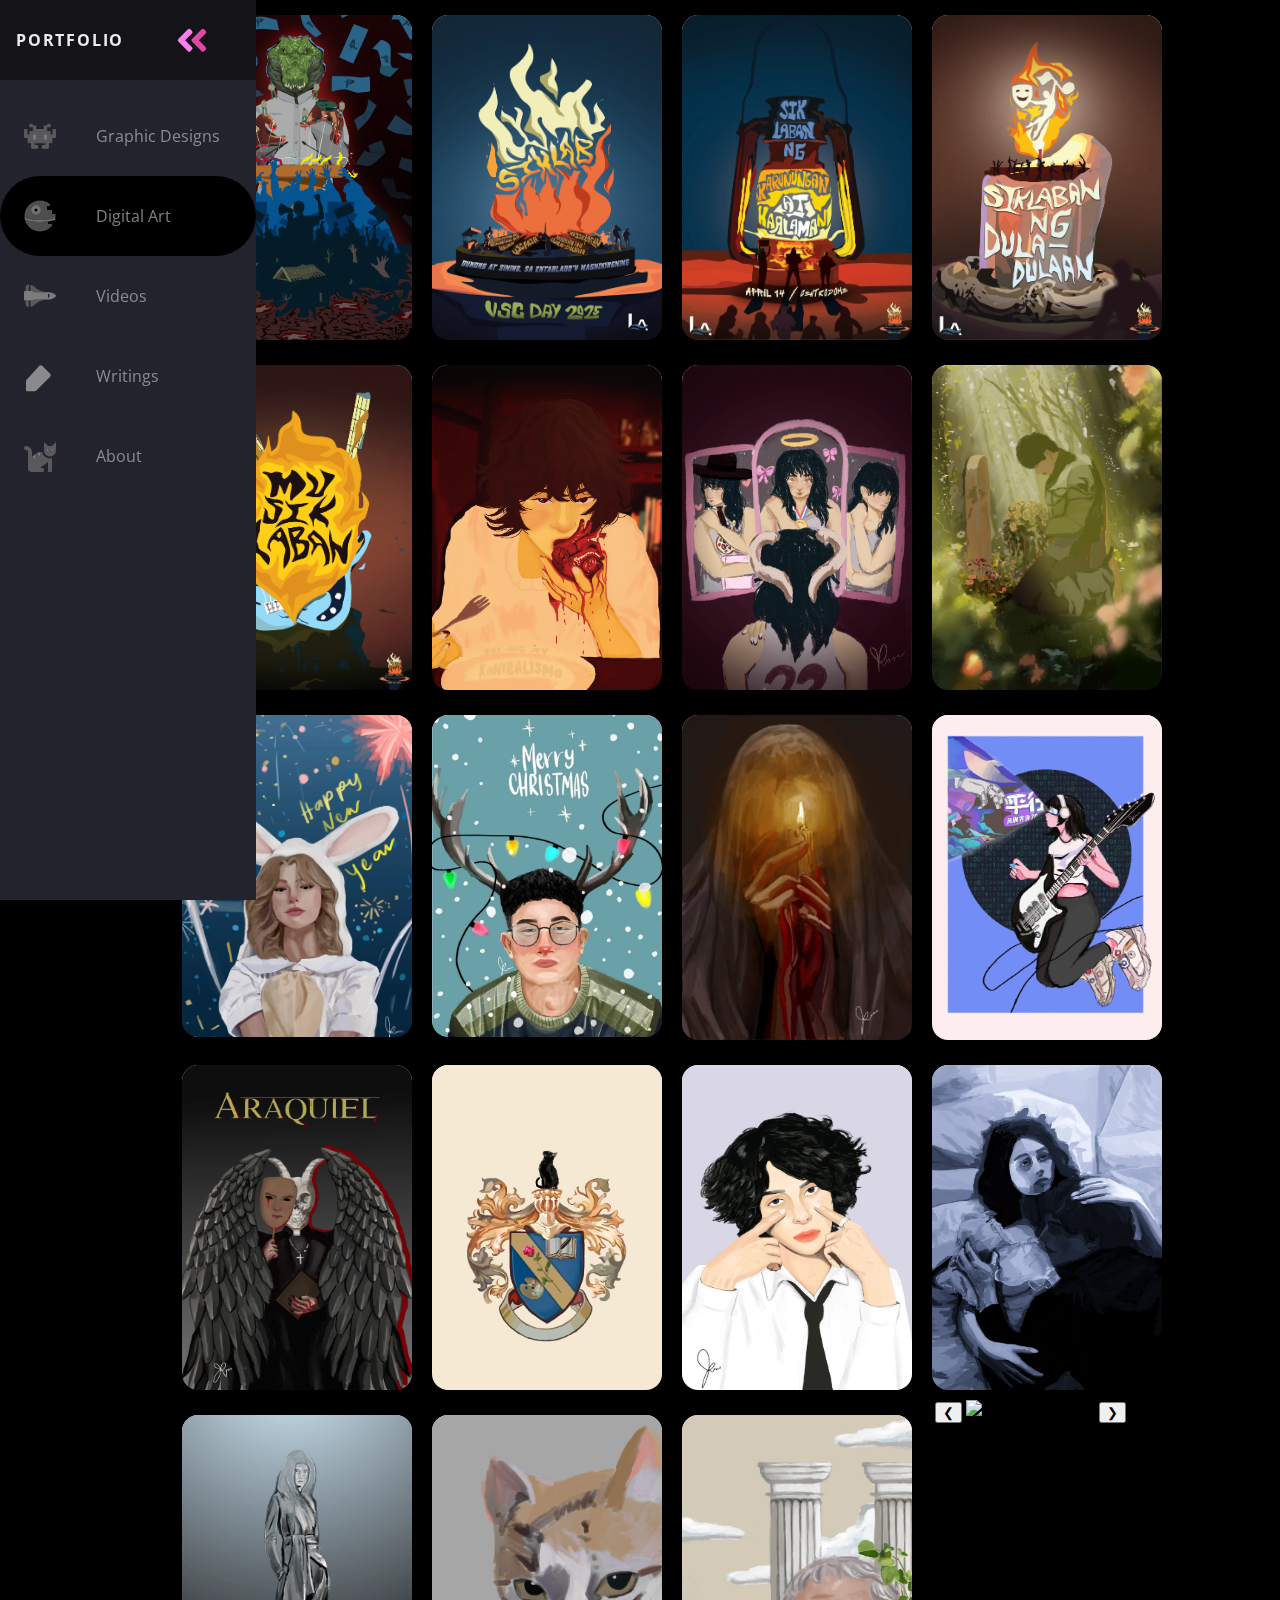
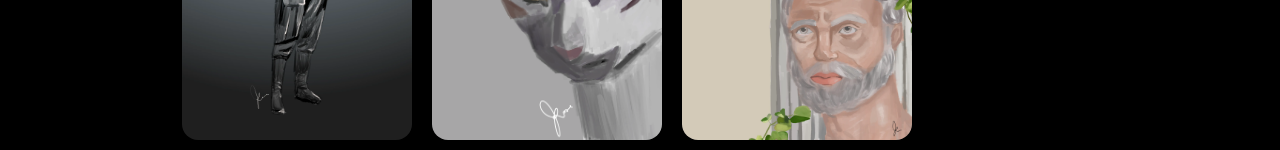
<file: digitalArt.html>
<head>
    <meta name="viewport" content="width=device-width, initial-scale=1.0" />
    <link rel="stylesheet" href="styles.css" />
    <link href="https://fonts.googleapis.com/css?family=Open+Sans:300,400,700&display=swap" rel="stylesheet" />
    <title>Lyzza's Art Portfolio</title>
</head>

<body>
    <main>
        <div class="pin_container">
            
            <div class="card card_medium">
                <img loading="lazy" class="thumbnail" src="assets/img/tatsulok.webp" alt="USC Days Main Poster">
            </div>

            <!-- usc days -->
            <div class="card card_medium">
                <img loading="lazy" class="thumbnail" src="assets/img/uscDays/MAIN POSTER.webp" alt="USC Days Main Poster">
            </div>

            <div class="card card_medium">
                <img loading="lazy" class="thumbnail" src="assets/img/uscDays/SIKLABAN NG KARUNUNGAN AT KAALAMAN MAIN POSTER.webp" alt="Siklab Poster">
            </div>

            <div class="card card_medium">
                <img loading="lazy" class="thumbnail" src="assets/img/uscDays/SIKLAB - USC Day 2025.webp" alt="Siklab USC Day 2025">
            </div>

            <div class="card card_medium">
                <img loading="lazy" class="thumbnail" src="assets/img/uscDays/MUSIKLABAN POSTER.webp" alt="Musiklaban Poster">
            </div>

            <div class="card card_medium">
                <img loading="lazy" class="thumbnail" src="assets/img/digi/kanibalismo.webp" alt="Ang Pag-ibig ay Kanibalismo">
            </div>

            <div class="card card_medium">
                <img loading="lazy" class="thumbnail" src="assets/img/digi/MITM.webp" alt="Man In The Mirror">
            </div>

            <div class="card card_medium">
                <img loading="lazy" class="thumbnail" src="assets/img/digi/taneo.webp" alt="Taneo Soldier">
            </div>

            <div class="card card_medium">
                <img loading="lazy" class="thumbnail" src="assets/img/digi/hny.webp" alt="Happy New Year">
            </div>

            <div class="card card_medium">
                <img loading="lazy" class="thumbnail" src="assets/img/digi/xmas.webp" alt="Christmas Poster">
            </div>

            <div class="card card_medium">
                <img loading="lazy" class="thumbnail" src="assets/img/digi/maryana.webp" alt="Maryana">
            </div>

            <div class="card card_medium">
                <img loading="lazy" class="thumbnail" src="assets/img/digi/vision.webp" alt="Vision">
            </div>

            <div class="card card_medium">
                <img loading="lazy" class="thumbnail" src="assets/img/digi/araquiel.webp" alt="Araquiel">
            </div>

            <div class="card card_medium">
                <img loading="lazy" class="thumbnail" src="assets/img/digi/crest.webp" alt="Crest">
            </div>

            <div class="card card_medium">
                <img loading="lazy" class="thumbnail" src="assets/img/digi/boy.webp" alt="Boy Artwork">
            </div>

            <div class="card card_medium">
                <img loading="lazy" class="thumbnail" src="assets/img/digi/Kalapastangan.webp" alt="Kalapastangan">
            </div>

            <div class="card card_medium">
                <img loading="lazy" class="thumbnail" src="assets/img/digi/krieala.webp" alt="Krieala">
            </div>

            <div class="card card_medium">
                <img loading="lazy" class="thumbnail" src="assets/img/digi/meow.webp" alt="Meow">
            </div>

            <div class="card card_medium">
                <img loading="lazy" class="thumbnail" src="assets/img/digi/socrates.webp" alt="Socrates">
            </div>


            <!-- Modal -->
            <div class="modal" id="imageModal">
                <span class="close-btn" id="closeModal">&times;</span>
                <button id="prevSlide" class="nav-btn">&#10094;</button>
                <img id="modalImage" alt="Zoomed Image">
                <iframe id="modalVideo" style="display: none;" frameborder="0" allowfullscreen></iframe>
                <button id="nextSlide" class="nav-btn">&#10095;</button>
            </div>

        </div>
    </main>

    <nav class="navbar">
        <ul class="navbar-nav">
            <li class="logo">
                <a href="#" class="nav-link">
                    <span class="link-text logo-text">Portfolio</span>
                    <svg aria-hidden="true" focusable="false" data-prefix="fad" data-icon="angle-double-right"
                        role="img" xmlns="http://www.w3.org/2000/svg" viewBox="0 0 448 512"
                        class="svg-inline--fa fa-angle-double-right fa-w-14 fa-5x">
                        <g class="fa-group">
                            <path fill="currentColor"
                                d="M224 273L88.37 409a23.78 23.78 0 0 1-33.8 0L32 386.36a23.94 23.94 0 0 1 0-33.89l96.13-96.37L32 159.73a23.94 23.94 0 0 1 0-33.89l22.44-22.79a23.78 23.78 0 0 1 33.8 0L223.88 239a23.94 23.94 0 0 1 .1 34z"
                                class="fa-secondary"></path>
                            <path fill="currentColor"
                                d="M415.89 273L280.34 409a23.77 23.77 0 0 1-33.79 0L224 386.26a23.94 23.94 0 0 1 0-33.89L320.11 256l-96-96.47a23.94 23.94 0 0 1 0-33.89l22.52-22.59a23.77 23.77 0 0 1 33.79 0L416 239a24 24 0 0 1-.11 34z"
                                class="fa-primary"></path>
                        </g>
                    </svg>
                </a>
            </li>

            <li class="nav-item">
                <a href="index.html" class="nav-link">
                    <svg aria-hidden="true" focusable="false" data-prefix="fad" data-icon="alien-monster" role="img"
                        xmlns="http://www.w3.org/2000/svg" viewBox="0 0 576 512"
                        class="svg-inline--fa fa-alien-monster fa-w-18 fa-9x">
                        <g class="fa-group">
                            <path fill="currentColor"
                                d="M560,128H528a15.99954,15.99954,0,0,0-16,16v80H480V176a15.99954,15.99954,0,0,0-16-16H416V96h48a16.00079,16.00079,0,0,0,16-16V48a15.99954,15.99954,0,0,0-16-16H432a15.99954,15.99954,0,0,0-16,16V64H368a15.99954,15.99954,0,0,0-16,16v48H224V80a15.99954,15.99954,0,0,0-16-16H160V48a15.99954,15.99954,0,0,0-16-16H112A15.99954,15.99954,0,0,0,96,48V80a16.00079,16.00079,0,0,0,16,16h48v64H112a15.99954,15.99954,0,0,0-16,16v48H64V144a15.99954,15.99954,0,0,0-16-16H16A15.99954,15.99954,0,0,0,0,144V272a16.00079,16.00079,0,0,0,16,16H64v80a16.00079,16.00079,0,0,0,16,16h48v80a16.00079,16.00079,0,0,0,16,16h96a16.00079,16.00079,0,0,0,16-16V432a15.99954,15.99954,0,0,0-16-16H192V384H384v32H336a15.99954,15.99954,0,0,0-16,16v32a16.00079,16.00079,0,0,0,16,16h96a16.00079,16.00079,0,0,0,16-16V384h48a16.00079,16.00079,0,0,0,16-16V288h48a16.00079,16.00079,0,0,0,16-16V144A15.99954,15.99954,0,0,0,560,128ZM224,320H160V224h64Zm192,0H352V224h64Z"
                                class="fa-secondary"></path>
                            <path fill="currentColor" d="M160,320h64V224H160Zm192-96v96h64V224Z" class="fa-primary">
                            </path>
                        </g>
                    </svg>
                    <span class="link-text">Graphic Designs</span>
                </a>
            </li>

            <li class="nav-item active">
                <a href="#" class="nav-link">
                    <svg aria-hidden="true" focusable="false" data-prefix="fad" data-icon="space-station-moon-alt"
                        role="img" xmlns="http://www.w3.org/2000/svg" viewBox="0 0 512 512"
                        class="svg-inline--fa fa-space-station-moon-alt fa-w-16 fa-5x">
                        <g class="fa-group">
                            <path fill="currentColor"
                                d="M501.70312,224H448V160H368V96h48V66.67383A246.86934,246.86934,0,0,0,256,8C119.03125,8,8,119.0332,8,256a250.017,250.017,0,0,0,1.72656,28.26562C81.19531,306.76953,165.47656,320,256,320s174.80469-13.23047,246.27344-35.73438A250.017,250.017,0,0,0,504,256,248.44936,248.44936,0,0,0,501.70312,224ZM192,240a80,80,0,1,1,80-80A80.00021,80.00021,0,0,1,192,240ZM384,343.13867A940.33806,940.33806,0,0,1,256,352c-87.34375,0-168.71094-11.46094-239.28906-31.73633C45.05859,426.01953,141.29688,504,256,504a247.45808,247.45808,0,0,0,192-91.0918V384H384Z"
                                class="fa-secondary"></path>
                            <path fill="currentColor"
                                d="M256,320c-90.52344,0-174.80469-13.23047-246.27344-35.73438a246.11376,246.11376,0,0,0,6.98438,35.998C87.28906,340.53906,168.65625,352,256,352s168.71094-11.46094,239.28906-31.73633a246.11376,246.11376,0,0,0,6.98438-35.998C430.80469,306.76953,346.52344,320,256,320Zm-64-80a80,80,0,1,0-80-80A80.00021,80.00021,0,0,0,192,240Zm0-104a24,24,0,1,1-24,24A23.99993,23.99993,0,0,1,192,136Z"
                                class="fa-primary"></path>
                        </g>
                    </svg>
                    <span class="link-text">Digital Art</span>
                </a>
            </li>

            <li class="nav-item">
                <a href="videos.html" class="nav-link">
                    <svg aria-hidden="true" focusable="false" data-prefix="fad" data-icon="space-shuttle" role="img"
                        xmlns="http://www.w3.org/2000/svg" viewBox="0 0 640 512"
                        class="svg-inline--fa fa-space-shuttle fa-w-20 fa-5x">
                        <g class="fa-group">
                            <path fill="currentColor"
                                d="M32 416c0 35.35 21.49 64 48 64h16V352H32zm154.54-232h280.13L376 168C243 140.59 222.45 51.22 128 34.65V160h18.34a45.62 45.62 0 0 1 40.2 24zM32 96v64h64V32H80c-26.51 0-48 28.65-48 64zm114.34 256H128v125.35C222.45 460.78 243 371.41 376 344l90.67-16H186.54a45.62 45.62 0 0 1-40.2 24z"
                                class="fa-secondary"></path>
                            <path fill="currentColor"
                                d="M592.6 208.24C559.73 192.84 515.78 184 472 184H186.54a45.62 45.62 0 0 0-40.2-24H32c-23.2 0-32 10-32 24v144c0 14 8.82 24 32 24h114.34a45.62 45.62 0 0 0 40.2-24H472c43.78 0 87.73-8.84 120.6-24.24C622.28 289.84 640 272 640 256s-17.72-33.84-47.4-47.76zM488 296a8 8 0 0 1-8-8v-64a8 8 0 0 1 8-8c31.91 0 31.94 80 0 80z"
                                class="fa-primary"></path>
                        </g>
                    </svg>
                    <span class="link-text">Videos</span>
                </a>
            </li>
                        
            <li class="nav-item">
                <a href="writings.html" class="nav-link">
                    <svg aria-hidden="true" focusable="false" data-prefix="fas" data-icon="pen" role="img"
                        xmlns="http://www.w3.org/2000/svg" viewBox="0 0 512 512"
                        class="svg-inline--fa fa-pen fa-w-16 fa-5x">
                        <path fill="currentColor"
                            d="M290.74 93.24L418.76 221.26c12.5 12.5 12.5 32.76 0 45.26L192 493.26c-4.5 4.5-10.6 7.07-17 7.07H48c-8.84 0-16-7.16-16-16V337c0-6.4 2.57-12.5 7.07-17L245.48 93.24c12.5-12.5 32.76-12.5 45.26 0z">
                        </path>
                    </svg>
                    <span class="link-text">Writings</span>
                </a>
            </li>

            <li class="nav-item">
                <a href="lyzza.html" class="nav-link">
                    <svg aria-hidden="true" focusable="false" data-prefix="fad" data-icon="cat" role="img"
                        xmlns="http://www.w3.org/2000/svg" viewBox="0 0 512 512"
                        class="svg-inline--fa fa-cat fa-w-16 fa-9x">
                        <g class="fa-group">
                            <path fill="currentColor"
                                d="M448 96h-64l-64-64v134.4a96 96 0 0 0 192 0V32zm-72 80a16 16 0 1 1 16-16 16 16 0 0 1-16 16zm80 0a16 16 0 1 1 16-16 16 16 0 0 1-16 16zm-165.41 16a204.07 204.07 0 0 0-34.59 2.89V272l-43.15-64.73a183.93 183.93 0 0 0-44.37 26.17L192 304l-60.94-30.47L128 272v-80a96.1 96.1 0 0 0-96-96 32 32 0 0 0 0 64 32 32 0 0 1 32 32v256a64.06 64.06 0 0 0 64 64h176a16 16 0 0 0 16-16v-16a32 32 0 0 0-32-32h-32l128-96v144a16 16 0 0 0 16 16h32a16 16 0 0 0 16-16V289.86a126.78 126.78 0 0 1-32 4.54c-61.81 0-113.52-44.05-125.41-102.4z"
                                class="fa-secondary"></path>
                            <path fill="currentColor"
                                d="M376 144a16 16 0 1 0 16 16 16 16 0 0 0-16-16zm80 0a16 16 0 1 0 16 16 16 16 0 0 0-16-16zM131.06 273.53L192 304l-23.52-70.56a192.06 192.06 0 0 0-37.42 40.09zM256 272v-77.11a198.62 198.62 0 0 0-43.15 12.38z"
                                class="fa-primary"></path>
                        </g>
                    </svg>
                    <span class="link-text">About</span>
                </a>
            </li>


            <!-- <li class="nav-item" id="themeButton">
                <a href="#" class="nav-link">
                    <svg class="theme-icon" id="lightIcon" aria-hidden="true" focusable="false" data-prefix="fad"
                        data-icon="moon-stars" role="img" xmlns="http://www.w3.org/2000/svg" viewBox="0 0 512 512"
                        class="svg-inline--fa fa-moon-stars fa-w-16 fa-7x">
                        <g class="fa-group">
                            <path fill="currentColor"
                                d="M320 32L304 0l-16 32-32 16 32 16 16 32 16-32 32-16zm138.7 149.3L432 128l-26.7 53.3L352 208l53.3 26.7L432 288l26.7-53.3L512 208z"
                                class="fa-secondary"></path>
                            <path fill="currentColor"
                                d="M332.2 426.4c8.1-1.6 13.9 8 8.6 14.5a191.18 191.18 0 0 1-149 71.1C85.8 512 0 426 0 320c0-120 108.7-210.6 227-188.8 8.2 1.6 10.1 12.6 2.8 16.7a150.3 150.3 0 0 0-76.1 130.8c0 94 85.4 165.4 178.5 147.7z"
                                class="fa-primary"></path>
                        </g>
                    </svg>
                    <svg class="theme-icon" id="solarIcon" aria-hidden="true" focusable="false" data-prefix="fad"
                        data-icon="sun" role="img" xmlns="http://www.w3.org/2000/svg" viewBox="0 0 512 512"
                        class="svg-inline--fa fa-sun fa-w-16 fa-7x">
                        <g class="fa-group">
                            <path fill="currentColor"
                                d="M502.42 240.5l-94.7-47.3 33.5-100.4c4.5-13.6-8.4-26.5-21.9-21.9l-100.4 33.5-47.41-94.8a17.31 17.31 0 0 0-31 0l-47.3 94.7L92.7 70.8c-13.6-4.5-26.5 8.4-21.9 21.9l33.5 100.4-94.7 47.4a17.31 17.31 0 0 0 0 31l94.7 47.3-33.5 100.5c-4.5 13.6 8.4 26.5 21.9 21.9l100.41-33.5 47.3 94.7a17.31 17.31 0 0 0 31 0l47.31-94.7 100.4 33.5c13.6 4.5 26.5-8.4 21.9-21.9l-33.5-100.4 94.7-47.3a17.33 17.33 0 0 0 .2-31.1zm-155.9 106c-49.91 49.9-131.11 49.9-181 0a128.13 128.13 0 0 1 0-181c49.9-49.9 131.1-49.9 181 0a128.13 128.13 0 0 1 0 181z"
                                class="fa-secondary"></path>
                            <path fill="currentColor" d="M352 256a96 96 0 1 1-96-96 96.15 96.15 0 0 1 96 96z"
                                class="fa-primary"></path>
                        </g>
                    </svg>
                    <svg class="theme-icon" id="darkIcon" aria-hidden="true" focusable="false" data-prefix="fad"
                        data-icon="sunglasses" role="img" xmlns="http://www.w3.org/2000/svg" viewBox="0 0 576 512"
                        class="svg-inline--fa fa-sunglasses fa-w-18 fa-7x">
                        <g class="fa-group">
                            <path fill="currentColor"
                                d="M574.09 280.38L528.75 98.66a87.94 87.94 0 0 0-113.19-62.14l-15.25 5.08a16 16 0 0 0-10.12 20.25L395.25 77a16 16 0 0 0 20.22 10.13l13.19-4.39c10.87-3.63 23-3.57 33.15 1.73a39.59 39.59 0 0 1 20.38 25.81l38.47 153.83a276.7 276.7 0 0 0-81.22-12.47c-34.75 0-74 7-114.85 26.75h-73.18c-40.85-19.75-80.07-26.75-114.85-26.75a276.75 276.75 0 0 0-81.22 12.45l38.47-153.8a39.61 39.61 0 0 1 20.38-25.82c10.15-5.29 22.28-5.34 33.15-1.73l13.16 4.39A16 16 0 0 0 180.75 77l5.06-15.19a16 16 0 0 0-10.12-20.21l-15.25-5.08A87.95 87.95 0 0 0 47.25 98.65L1.91 280.38A75.35 75.35 0 0 0 0 295.86v70.25C0 429 51.59 480 115.19 480h37.12c60.28 0 110.38-45.94 114.88-105.37l2.93-38.63h35.76l2.93 38.63c4.5 59.43 54.6 105.37 114.88 105.37h37.12C524.41 480 576 429 576 366.13v-70.25a62.67 62.67 0 0 0-1.91-15.5zM203.38 369.8c-2 25.9-24.41 46.2-51.07 46.2h-37.12C87 416 64 393.63 64 366.11v-37.55a217.35 217.35 0 0 1 72.59-12.9 196.51 196.51 0 0 1 69.91 12.9zM512 366.13c0 27.5-23 49.87-51.19 49.87h-37.12c-26.69 0-49.1-20.3-51.07-46.2l-3.12-41.24a196.55 196.55 0 0 1 69.94-12.9A217.41 217.41 0 0 1 512 328.58z"
                                class="fa-secondary"></path>
                            <path fill="currentColor"
                                d="M64.19 367.9c0-.61-.19-1.18-.19-1.8 0 27.53 23 49.9 51.19 49.9h37.12c26.66 0 49.1-20.3 51.07-46.2l3.12-41.24c-14-5.29-28.31-8.38-42.78-10.42zm404-50l-95.83 47.91.3 4c2 25.9 24.38 46.2 51.07 46.2h37.12C489 416 512 393.63 512 366.13v-37.55a227.76 227.76 0 0 0-43.85-10.66z"
                                class="fa-primary"></path>
                        </g>
                    </svg>
                    
                </a> -->
                <span class="footer-txt">Lyzza Abig | 2024</span>
            </li>
        </ul>
    </nav>

    <script src="script.js"></script>
</body>
</file>
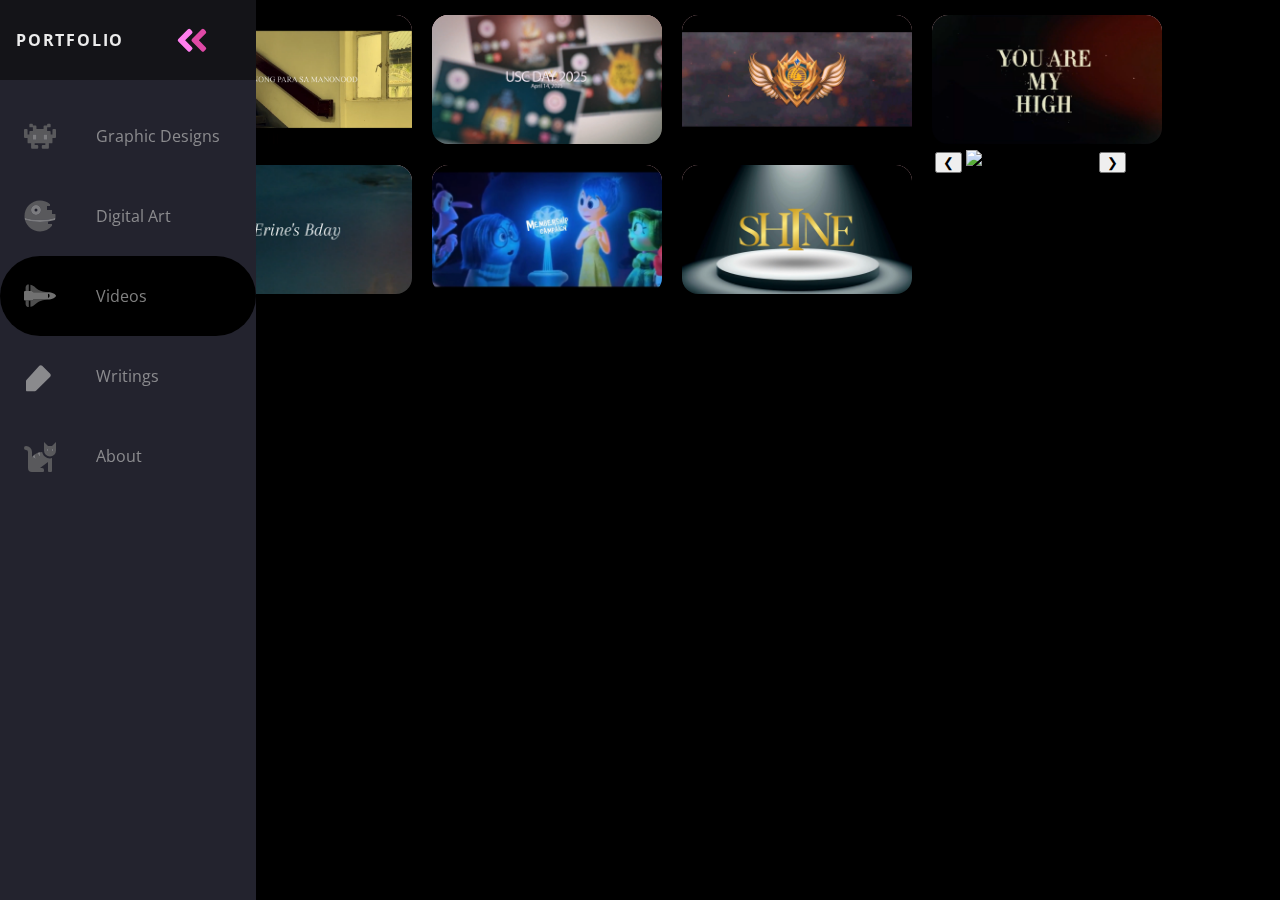
<file: videos.html>
<head>
    <meta name="viewport" content="width=device-width, initial-scale=1.0" />
    <link rel="stylesheet" href="styles.css" />
    <link href="https://fonts.googleapis.com/css?family=Open+Sans:300,400,700&display=swap" rel="stylesheet" />
    <title>Lyzza's Art Portfolio</title>
</head>

<body>
    <main>
        <div class="pin_container">
            <div class="card card_rectangle2">
                <!-- <source class="image" srcset="assets/img/thumbnail/uscDay25.webp" type="image/webp"> -->
                <img class="thumbnail" src="assets/img/thumbnail/5_tanong.png" data-video="https://drive.google.com/file/d/1L12QGHj2Ah1VTUu8-_RKOVwIQCeZ4X08/preview">
            </div>
            
            <div class="card card_rectangle2">
                <!-- <source class="image" srcset="assets/img/thumbnail/uscDay25.webp" type="image/webp"> -->
                <img class="thumbnail" src="assets/img/thumbnail/uscDay25.png" data-video="https://drive.google.com/file/d/1O0ijS7GWAesQQLrFHQjKdDCrNUULgODa/preview">
            </div>

            <div class="card card_rectangle2">
                <!-- <source class="image" srcset="assets/img/thumbnail/uscDay25.webp" type="image/webp"> -->
                <img class="thumbnail" src="assets/img/thumbnail/gamefest24.png" data-video="https://drive.google.com/file/d/1IT96_mmIm-qnOde2z_6Z8GpzpRgWFTTf/preview">
            </div>

            <div class="card card_rectangle2">
                <!-- <source class="image" srcset="assets/img/thumbnail/uscDay25.webp" type="image/webp"> -->
                <img class="thumbnail" src="assets/img/thumbnail/year-end.png" data-video="https://drive.google.com/file/d/1DaA6fEqjSh9ubG2M1RngvfWxdbEvF07H/preview">
            </div>

            <div class="card card_rectangle2">
                <!-- <source class="image" srcset="assets/img/thumbnail/uscDay25.webp" type="image/webp"> -->
                <img class="thumbnail" src="assets/img/thumbnail/erine's bday.png" data-video="https://drive.google.com/file/d/1Iav667Bd7jcqTnVp88J_cGB4eDsPTUt6/preview">
            </div>

            <div class="card card_rectangle2">
                <!-- <source class="image" srcset="assets/img/thumbnail/uscDay25.webp" type="image/webp"> -->
                <img class="thumbnail" src="assets/img/thumbnail/membership-campaign.png" data-video="https://drive.google.com/file/d/14O96ihT7GSJgp4MVjNlTxZ5JJoQ6QsAd/preview">
            </div>

            <div class="card card_rectangle2">
                <!-- <source class="image" srcset="assets/img/thumbnail/uscDay25.webp" type="image/webp"> -->
                <img class="thumbnail" src="assets/img/thumbnail/shine.png" data-video="https://drive.google.com/file/d/1CYQt2SeakXZEI_EFUJ_jQ9KijvwLwzuf/preview">
            </div>
            
            <!-- Modal -->
            <div class="modal" id="imageModal">
                <span class="close-btn" id="closeModal">&times;</span>
                <button id="prevSlide" class="nav-btn">&#10094;</button>
                <img id="modalImage" alt="Zoomed Image">
                <iframe id="modalVideo" style="display: none;" frameborder="0" allowfullscreen></iframe>
                <button id="nextSlide" class="nav-btn">&#10095;</button>
            </div>

        </div>
    </main>

    <nav class="navbar">
        <ul class="navbar-nav">
            <li class="logo">
                <a href="#" class="nav-link">
                    <span class="link-text logo-text">Portfolio</span>
                    <svg aria-hidden="true" focusable="false" data-prefix="fad" data-icon="angle-double-right"
                        role="img" xmlns="http://www.w3.org/2000/svg" viewBox="0 0 448 512"
                        class="svg-inline--fa fa-angle-double-right fa-w-14 fa-5x">
                        <g class="fa-group">
                            <path fill="currentColor"
                                d="M224 273L88.37 409a23.78 23.78 0 0 1-33.8 0L32 386.36a23.94 23.94 0 0 1 0-33.89l96.13-96.37L32 159.73a23.94 23.94 0 0 1 0-33.89l22.44-22.79a23.78 23.78 0 0 1 33.8 0L223.88 239a23.94 23.94 0 0 1 .1 34z"
                                class="fa-secondary"></path>
                            <path fill="currentColor"
                                d="M415.89 273L280.34 409a23.77 23.77 0 0 1-33.79 0L224 386.26a23.94 23.94 0 0 1 0-33.89L320.11 256l-96-96.47a23.94 23.94 0 0 1 0-33.89l22.52-22.59a23.77 23.77 0 0 1 33.79 0L416 239a24 24 0 0 1-.11 34z"
                                class="fa-primary"></path>
                        </g>
                    </svg>
                </a>
            </li>

            <li class="nav-item">
                <a href="index.html" class="nav-link">
                    <svg aria-hidden="true" focusable="false" data-prefix="fad" data-icon="alien-monster" role="img"
                        xmlns="http://www.w3.org/2000/svg" viewBox="0 0 576 512"
                        class="svg-inline--fa fa-alien-monster fa-w-18 fa-9x">
                        <g class="fa-group">
                            <path fill="currentColor"
                                d="M560,128H528a15.99954,15.99954,0,0,0-16,16v80H480V176a15.99954,15.99954,0,0,0-16-16H416V96h48a16.00079,16.00079,0,0,0,16-16V48a15.99954,15.99954,0,0,0-16-16H432a15.99954,15.99954,0,0,0-16,16V64H368a15.99954,15.99954,0,0,0-16,16v48H224V80a15.99954,15.99954,0,0,0-16-16H160V48a15.99954,15.99954,0,0,0-16-16H112A15.99954,15.99954,0,0,0,96,48V80a16.00079,16.00079,0,0,0,16,16h48v64H112a15.99954,15.99954,0,0,0-16,16v48H64V144a15.99954,15.99954,0,0,0-16-16H16A15.99954,15.99954,0,0,0,0,144V272a16.00079,16.00079,0,0,0,16,16H64v80a16.00079,16.00079,0,0,0,16,16h48v80a16.00079,16.00079,0,0,0,16,16h96a16.00079,16.00079,0,0,0,16-16V432a15.99954,15.99954,0,0,0-16-16H192V384H384v32H336a15.99954,15.99954,0,0,0-16,16v32a16.00079,16.00079,0,0,0,16,16h96a16.00079,16.00079,0,0,0,16-16V384h48a16.00079,16.00079,0,0,0,16-16V288h48a16.00079,16.00079,0,0,0,16-16V144A15.99954,15.99954,0,0,0,560,128ZM224,320H160V224h64Zm192,0H352V224h64Z"
                                class="fa-secondary"></path>
                            <path fill="currentColor" d="M160,320h64V224H160Zm192-96v96h64V224Z" class="fa-primary">
                            </path>
                        </g>
                    </svg>
                    <span class="link-text">Graphic Designs</span>
                </a>
            </li>

            <li class="nav-item">
                <a href="digitalArt.html" class="nav-link">
                    <svg aria-hidden="true" focusable="false" data-prefix="fad" data-icon="space-station-moon-alt"
                        role="img" xmlns="http://www.w3.org/2000/svg" viewBox="0 0 512 512"
                        class="svg-inline--fa fa-space-station-moon-alt fa-w-16 fa-5x">
                        <g class="fa-group">
                            <path fill="currentColor"
                                d="M501.70312,224H448V160H368V96h48V66.67383A246.86934,246.86934,0,0,0,256,8C119.03125,8,8,119.0332,8,256a250.017,250.017,0,0,0,1.72656,28.26562C81.19531,306.76953,165.47656,320,256,320s174.80469-13.23047,246.27344-35.73438A250.017,250.017,0,0,0,504,256,248.44936,248.44936,0,0,0,501.70312,224ZM192,240a80,80,0,1,1,80-80A80.00021,80.00021,0,0,1,192,240ZM384,343.13867A940.33806,940.33806,0,0,1,256,352c-87.34375,0-168.71094-11.46094-239.28906-31.73633C45.05859,426.01953,141.29688,504,256,504a247.45808,247.45808,0,0,0,192-91.0918V384H384Z"
                                class="fa-secondary"></path>
                            <path fill="currentColor"
                                d="M256,320c-90.52344,0-174.80469-13.23047-246.27344-35.73438a246.11376,246.11376,0,0,0,6.98438,35.998C87.28906,340.53906,168.65625,352,256,352s168.71094-11.46094,239.28906-31.73633a246.11376,246.11376,0,0,0,6.98438-35.998C430.80469,306.76953,346.52344,320,256,320Zm-64-80a80,80,0,1,0-80-80A80.00021,80.00021,0,0,0,192,240Zm0-104a24,24,0,1,1-24,24A23.99993,23.99993,0,0,1,192,136Z"
                                class="fa-primary"></path>
                        </g>
                    </svg>
                    <span class="link-text">Digital Art</span>
                </a>
            </li>

            <li class="nav-item active">
                <a href="#" class="nav-link">
                    <svg aria-hidden="true" focusable="false" data-prefix="fad" data-icon="space-shuttle" role="img"
                        xmlns="http://www.w3.org/2000/svg" viewBox="0 0 640 512"
                        class="svg-inline--fa fa-space-shuttle fa-w-20 fa-5x">
                        <g class="fa-group">
                            <path fill="currentColor"
                                d="M32 416c0 35.35 21.49 64 48 64h16V352H32zm154.54-232h280.13L376 168C243 140.59 222.45 51.22 128 34.65V160h18.34a45.62 45.62 0 0 1 40.2 24zM32 96v64h64V32H80c-26.51 0-48 28.65-48 64zm114.34 256H128v125.35C222.45 460.78 243 371.41 376 344l90.67-16H186.54a45.62 45.62 0 0 1-40.2 24z"
                                class="fa-secondary"></path>
                            <path fill="currentColor"
                                d="M592.6 208.24C559.73 192.84 515.78 184 472 184H186.54a45.62 45.62 0 0 0-40.2-24H32c-23.2 0-32 10-32 24v144c0 14 8.82 24 32 24h114.34a45.62 45.62 0 0 0 40.2-24H472c43.78 0 87.73-8.84 120.6-24.24C622.28 289.84 640 272 640 256s-17.72-33.84-47.4-47.76zM488 296a8 8 0 0 1-8-8v-64a8 8 0 0 1 8-8c31.91 0 31.94 80 0 80z"
                                class="fa-primary"></path>
                        </g>
                    </svg>
                    <span class="link-text">Videos</span>
                </a>
            </li>

            <li class="nav-item">
                <a href="writings.html" class="nav-link">
                    <svg aria-hidden="true" focusable="false" data-prefix="fas" data-icon="pen" role="img"
                        xmlns="http://www.w3.org/2000/svg" viewBox="0 0 512 512"
                        class="svg-inline--fa fa-pen fa-w-16 fa-5x">
                        <path fill="currentColor"
                            d="M290.74 93.24L418.76 221.26c12.5 12.5 12.5 32.76 0 45.26L192 493.26c-4.5 4.5-10.6 7.07-17 7.07H48c-8.84 0-16-7.16-16-16V337c0-6.4 2.57-12.5 7.07-17L245.48 93.24c12.5-12.5 32.76-12.5 45.26 0z">
                        </path>
                    </svg>
                    <span class="link-text">Writings</span>
                </a>
            </li>

            <li class="nav-item">
                <a href="lyzza.html" class="nav-link">
                    <svg aria-hidden="true" focusable="false" data-prefix="fad" data-icon="cat" role="img"
                        xmlns="http://www.w3.org/2000/svg" viewBox="0 0 512 512"
                        class="svg-inline--fa fa-cat fa-w-16 fa-9x">
                        <g class="fa-group">
                            <path fill="currentColor"
                                d="M448 96h-64l-64-64v134.4a96 96 0 0 0 192 0V32zm-72 80a16 16 0 1 1 16-16 16 16 0 0 1-16 16zm80 0a16 16 0 1 1 16-16 16 16 0 0 1-16 16zm-165.41 16a204.07 204.07 0 0 0-34.59 2.89V272l-43.15-64.73a183.93 183.93 0 0 0-44.37 26.17L192 304l-60.94-30.47L128 272v-80a96.1 96.1 0 0 0-96-96 32 32 0 0 0 0 64 32 32 0 0 1 32 32v256a64.06 64.06 0 0 0 64 64h176a16 16 0 0 0 16-16v-16a32 32 0 0 0-32-32h-32l128-96v144a16 16 0 0 0 16 16h32a16 16 0 0 0 16-16V289.86a126.78 126.78 0 0 1-32 4.54c-61.81 0-113.52-44.05-125.41-102.4z"
                                class="fa-secondary"></path>
                            <path fill="currentColor"
                                d="M376 144a16 16 0 1 0 16 16 16 16 0 0 0-16-16zm80 0a16 16 0 1 0 16 16 16 16 0 0 0-16-16zM131.06 273.53L192 304l-23.52-70.56a192.06 192.06 0 0 0-37.42 40.09zM256 272v-77.11a198.62 198.62 0 0 0-43.15 12.38z"
                                class="fa-primary"></path>
                        </g>
                    </svg>
                    <span class="link-text">About</span>
                </a>
            </li>


            <!-- <li class="nav-item" id="themeButton">
                <a href="#" class="nav-link">
                    <svg class="theme-icon" id="lightIcon" aria-hidden="true" focusable="false" data-prefix="fad"
                        data-icon="moon-stars" role="img" xmlns="http://www.w3.org/2000/svg" viewBox="0 0 512 512"
                        class="svg-inline--fa fa-moon-stars fa-w-16 fa-7x">
                        <g class="fa-group">
                            <path fill="currentColor"
                                d="M320 32L304 0l-16 32-32 16 32 16 16 32 16-32 32-16zm138.7 149.3L432 128l-26.7 53.3L352 208l53.3 26.7L432 288l26.7-53.3L512 208z"
                                class="fa-secondary"></path>
                            <path fill="currentColor"
                                d="M332.2 426.4c8.1-1.6 13.9 8 8.6 14.5a191.18 191.18 0 0 1-149 71.1C85.8 512 0 426 0 320c0-120 108.7-210.6 227-188.8 8.2 1.6 10.1 12.6 2.8 16.7a150.3 150.3 0 0 0-76.1 130.8c0 94 85.4 165.4 178.5 147.7z"
                                class="fa-primary"></path>
                        </g>
                    </svg>
                    <svg class="theme-icon" id="solarIcon" aria-hidden="true" focusable="false" data-prefix="fad"
                        data-icon="sun" role="img" xmlns="http://www.w3.org/2000/svg" viewBox="0 0 512 512"
                        class="svg-inline--fa fa-sun fa-w-16 fa-7x">
                        <g class="fa-group">
                            <path fill="currentColor"
                                d="M502.42 240.5l-94.7-47.3 33.5-100.4c4.5-13.6-8.4-26.5-21.9-21.9l-100.4 33.5-47.41-94.8a17.31 17.31 0 0 0-31 0l-47.3 94.7L92.7 70.8c-13.6-4.5-26.5 8.4-21.9 21.9l33.5 100.4-94.7 47.4a17.31 17.31 0 0 0 0 31l94.7 47.3-33.5 100.5c-4.5 13.6 8.4 26.5 21.9 21.9l100.41-33.5 47.3 94.7a17.31 17.31 0 0 0 31 0l47.31-94.7 100.4 33.5c13.6 4.5 26.5-8.4 21.9-21.9l-33.5-100.4 94.7-47.3a17.33 17.33 0 0 0 .2-31.1zm-155.9 106c-49.91 49.9-131.11 49.9-181 0a128.13 128.13 0 0 1 0-181c49.9-49.9 131.1-49.9 181 0a128.13 128.13 0 0 1 0 181z"
                                class="fa-secondary"></path>
                            <path fill="currentColor" d="M352 256a96 96 0 1 1-96-96 96.15 96.15 0 0 1 96 96z"
                                class="fa-primary"></path>
                        </g>
                    </svg>
                    <svg class="theme-icon" id="darkIcon" aria-hidden="true" focusable="false" data-prefix="fad"
                        data-icon="sunglasses" role="img" xmlns="http://www.w3.org/2000/svg" viewBox="0 0 576 512"
                        class="svg-inline--fa fa-sunglasses fa-w-18 fa-7x">
                        <g class="fa-group">
                            <path fill="currentColor"
                                d="M574.09 280.38L528.75 98.66a87.94 87.94 0 0 0-113.19-62.14l-15.25 5.08a16 16 0 0 0-10.12 20.25L395.25 77a16 16 0 0 0 20.22 10.13l13.19-4.39c10.87-3.63 23-3.57 33.15 1.73a39.59 39.59 0 0 1 20.38 25.81l38.47 153.83a276.7 276.7 0 0 0-81.22-12.47c-34.75 0-74 7-114.85 26.75h-73.18c-40.85-19.75-80.07-26.75-114.85-26.75a276.75 276.75 0 0 0-81.22 12.45l38.47-153.8a39.61 39.61 0 0 1 20.38-25.82c10.15-5.29 22.28-5.34 33.15-1.73l13.16 4.39A16 16 0 0 0 180.75 77l5.06-15.19a16 16 0 0 0-10.12-20.21l-15.25-5.08A87.95 87.95 0 0 0 47.25 98.65L1.91 280.38A75.35 75.35 0 0 0 0 295.86v70.25C0 429 51.59 480 115.19 480h37.12c60.28 0 110.38-45.94 114.88-105.37l2.93-38.63h35.76l2.93 38.63c4.5 59.43 54.6 105.37 114.88 105.37h37.12C524.41 480 576 429 576 366.13v-70.25a62.67 62.67 0 0 0-1.91-15.5zM203.38 369.8c-2 25.9-24.41 46.2-51.07 46.2h-37.12C87 416 64 393.63 64 366.11v-37.55a217.35 217.35 0 0 1 72.59-12.9 196.51 196.51 0 0 1 69.91 12.9zM512 366.13c0 27.5-23 49.87-51.19 49.87h-37.12c-26.69 0-49.1-20.3-51.07-46.2l-3.12-41.24a196.55 196.55 0 0 1 69.94-12.9A217.41 217.41 0 0 1 512 328.58z"
                                class="fa-secondary"></path>
                            <path fill="currentColor"
                                d="M64.19 367.9c0-.61-.19-1.18-.19-1.8 0 27.53 23 49.9 51.19 49.9h37.12c26.66 0 49.1-20.3 51.07-46.2l3.12-41.24c-14-5.29-28.31-8.38-42.78-10.42zm404-50l-95.83 47.91.3 4c2 25.9 24.38 46.2 51.07 46.2h37.12C489 416 512 393.63 512 366.13v-37.55a227.76 227.76 0 0 0-43.85-10.66z"
                                class="fa-primary"></path>
                        </g>
                    </svg>
                    
                </a> -->
                <span class="footer-txt">Lyzza Abig | 2024</span>
            </li>
        </ul>
    </nav>

    <script src="script.js"></script>
</body>
</file>
<file: styles.css>
:root {
    font-size: 16px;
    font-family: 'Open Sans';
    --text-primary: #b6b6b6;
    --text-secondary: #ececec;
    --bg-primary: #23232e;
    --bg-secondary: #141418;
    --transition-speed: 600ms;
    --card_width: 250px;
    --row_increment: 10px;
    --card_border_radius: 16px;
    --card_small: 26;
    --card_small2: 23;
    --card_medium: 35;
    --card_a4: 33;
    --card_large: 60;
    --card_large2: 46;
    --card_rectangle: 18;
    --card_rectangle2: 15;
    --card_rectangle3: 16;
    --card_webpage: 14;
}

body {
    color: black;
    background-color: black;
    margin: 0;
    padding: 0;
    padding-top: -5px;
}

body::-webkit-scrollbar {
    width: 0.5rem;
}

body::-webkit-scrollbar-track {
    background: #1e1e24;
}

body::-webkit-scrollbar-thumb {
    background: pink;
}

/*=============== SCROLL BAR ===============*/
.navbar::-webkit-scrollbar {
    display: none;
}

/* main {
    margin-left: 5rem;
    padding: 1rem;
} */

.navbar {
    position: fixed;
    background-color: var(--bg-primary);
    transition: width 600ms ease;
    overflow: scroll;
}

.navbar-nav {
    list-style: none;
    padding: 0;
    margin: 0;
    display: flex;
    flex-direction: column;
    align-items: center;
    height: 100%;
}

.nav-item {
    width: 100%;
}

.nav-item:last-child {
    margin-top: auto;
}

.nav-link {
    display: flex;
    align-items: center;
    height: 5rem;
    color: var(--text-primary);
    text-decoration: none;
    filter: grayscale(100%) opacity(0.7);
    transition: var(--transition-speed);
}

.nav-link:hover {
    filter: grayscale(0%) opacity(1);
    background: var(--bg-secondary);
    color: var(--text-secondary);
}

.link-text {
    display: none;
    margin-left: 1rem;
}

.footer-txt {
    display: none;
    margin-left: 1rem;
    color: #f5e5b8;
    margin-top: 45vh;
}

.nav-link svg {
    width: 2rem;
    min-width: 2rem;
    margin: 0 1.5rem;
}

.fa-primary {
    color: #ff7eee;
}

.fa-secondary {
    color: #df49a6;
}

.fa-primary,
.fa-secondary {
    transition: var(--transition-speed);
}

.logo {
    font-weight: bold;
    text-transform: uppercase;
    margin-bottom: 1rem;
    text-align: center;
    color: var(--text-secondary);
    background: var(--bg-secondary);
    font-size: 1rem;
    letter-spacing: 0.2ch;
    width: 100%;
}

.logo svg {
    transform: rotate(0deg);
    transition: var(--transition-speed);
}

.logo-text {
    display: inline;
    position: absolute;
    left: -999px;
    transition: var(--transition-speed);
}

.navbar:hover .logo svg {
    transform: rotate(-180deg);
}

/* Small screens */
@media only screen and (max-width: 600px) {
    .navbar {
        bottom: 0;
        width: 100vw;
        height: 5rem;
    }

    .logo {
        display: none;
    }

    .navbar-nav {
        flex-direction: row;
    }

    .nav-link {
        justify-content: center;
    }

    main {
        margin: 0;
    }
}

/* Large screens */
@media only screen and (min-width: 600px) {
    .navbar {
        top: 0;
        width: 5rem;
        height: 100vh;
    }

    .navbar:hover {
        width: 16rem;
    }

    .navbar:hover .link-text {
        display: inline;
    }

    .navbar:hover .footer-txt {
        display: inline;
    }

    .navbar:hover .logo svg {
        margin-left: 11rem;
    }

    .navbar:hover .logo-text {
        left: 0px;
    }
}

.dark {
    --text-primary: #b6b6b6;
    --text-secondary: #ececec;
    --bg-primary: #23232e;
    --bg-secondary: #141418;
}

.light {
    --text-primary: #1f1f1f;
    --text-secondary: #000000;
    --bg-primary: #ffffff;
    --bg-secondary: #e4e4e4;
}

.solar {
    --text-primary: #576e75;
    --text-secondary: #35535c;
    --bg-primary: #fdf6e3;
    --bg-secondary: #f5e5b8;
}

.theme-icon {
    display: none;
}

.dark #darkIcon {
    display: block;
}

.light #lightIcon {
    display: block;
}

.solar #solarIcon {
    display: block;
}

.active {
    background-color: black;
    border-radius: 50px;
}



/* :root {
    --card_width: 250px;
    --row_increment: 10px;
    --card_border_radius: 16px;
    --card_small: 26;
    --card_medium: 33;
    --card_large: 45;
}

body {
    margin: 0;
    padding: 0;
    padding-top: 5px;
    background-color: grey;
} */

.pin_container {
    margin: 0;
    padding: 0;
    width: 95%;
    position: absolute;
    left: 5%;
    /* transform: translateX(-55%); */
    display: grid;
    grid-template-columns: repeat(auto-fill, var(--card_width));
    grid-auto-rows: var(--row_increment);
    justify-content: center;
    background-color: black;
}

.card {
    padding: 0;
    margin: 15px 10px;
    border-radius: var(--card_border_radius);
    background-color: pink;
}

.card img,
.image {
    width: 100%;
    height: auto;
    border-radius: 16px;
}

.card_small {
    grid-row-end: span var(--card_small);
}

.card_small2 {
    grid-row-end: span var(--card_small2);
}

.card_medium {
    grid-row-end: span var(--card_medium);
}

.card_a4 {
    grid-row-end: span var(--card_a4);
}

.card_large {
    grid-row-end: span var(--card_large);
}

.card_large2 {
    grid-row-end: span var(--card_large2);
}

.card_rectangle {
    grid-row-end: span var(--card_rectangle);
}

.card_rectangle2 {
    grid-row-end: span var(--card_rectangle2);
}

.card_rectangle3 {
    grid-row-end: span var(--card_rectangle3);
}

.card_webpage {
    grid-row-end: span var(--card_webpage);
}
</file>
